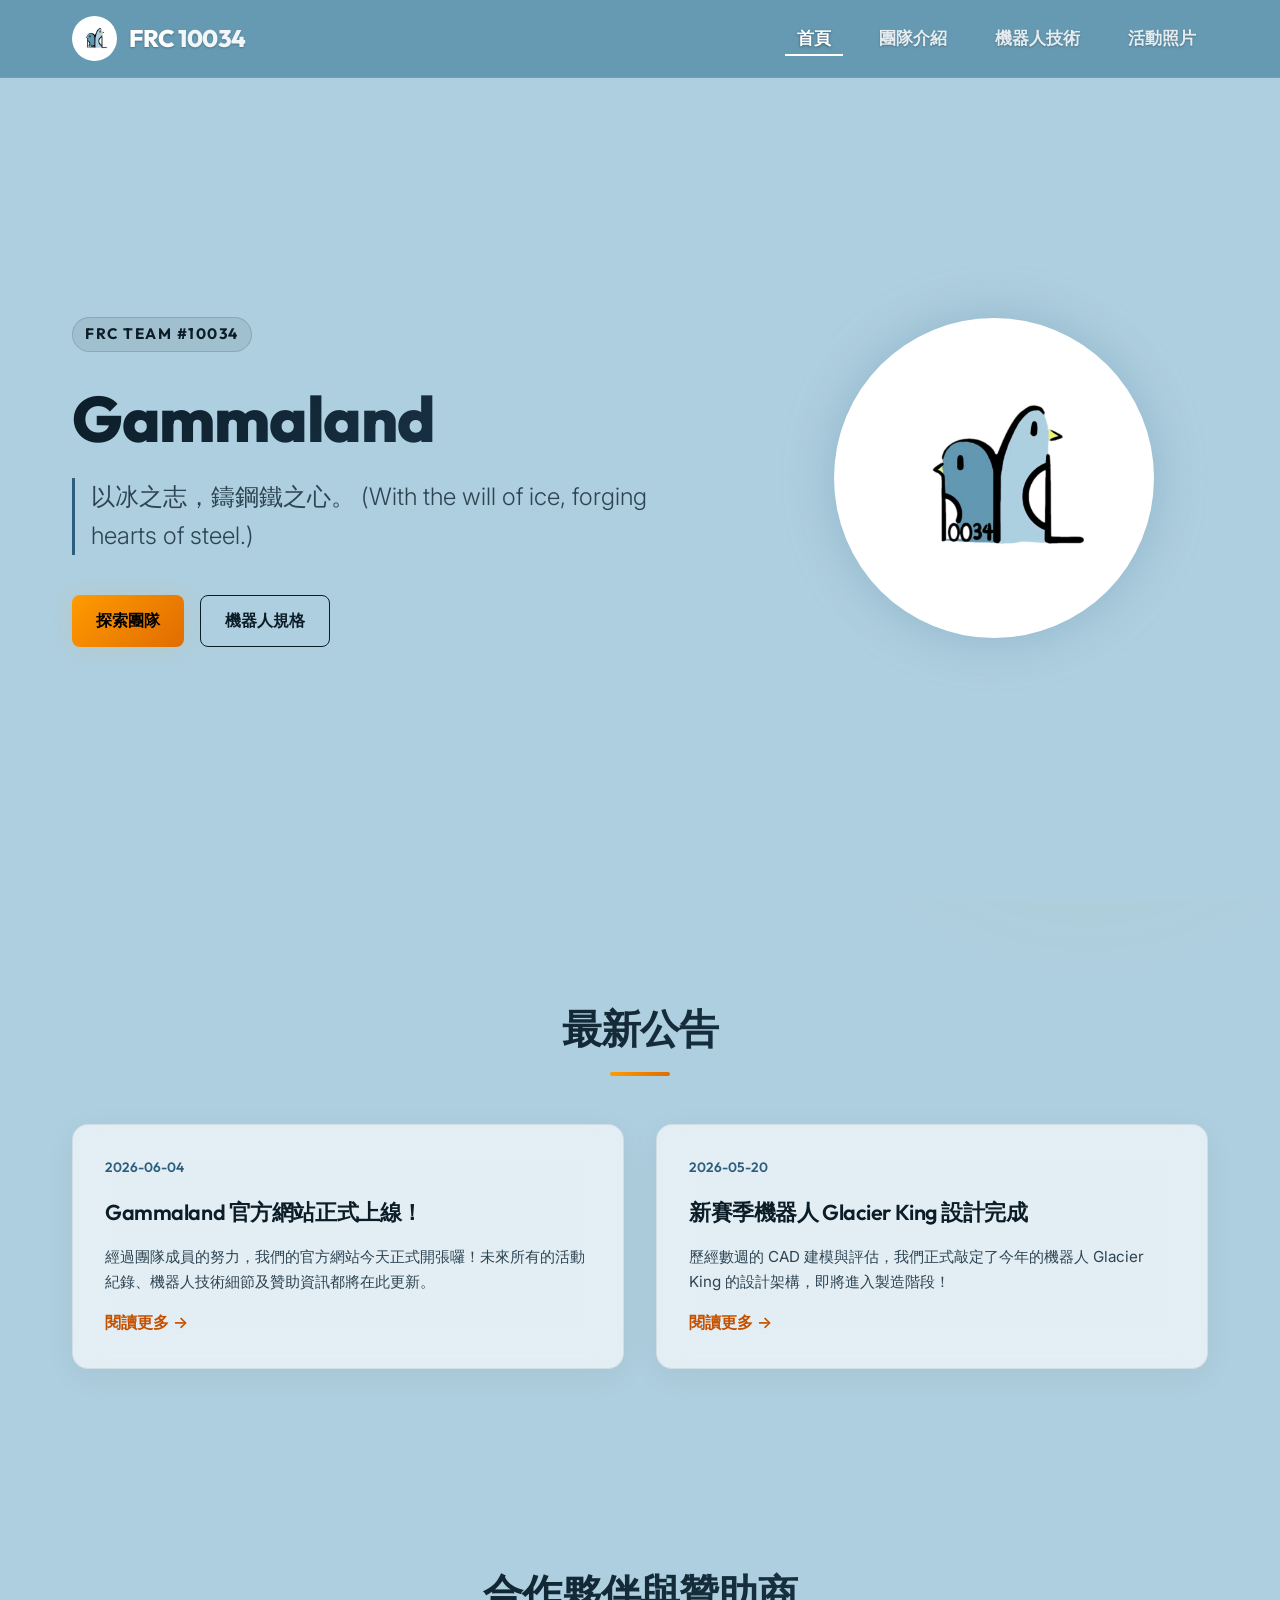
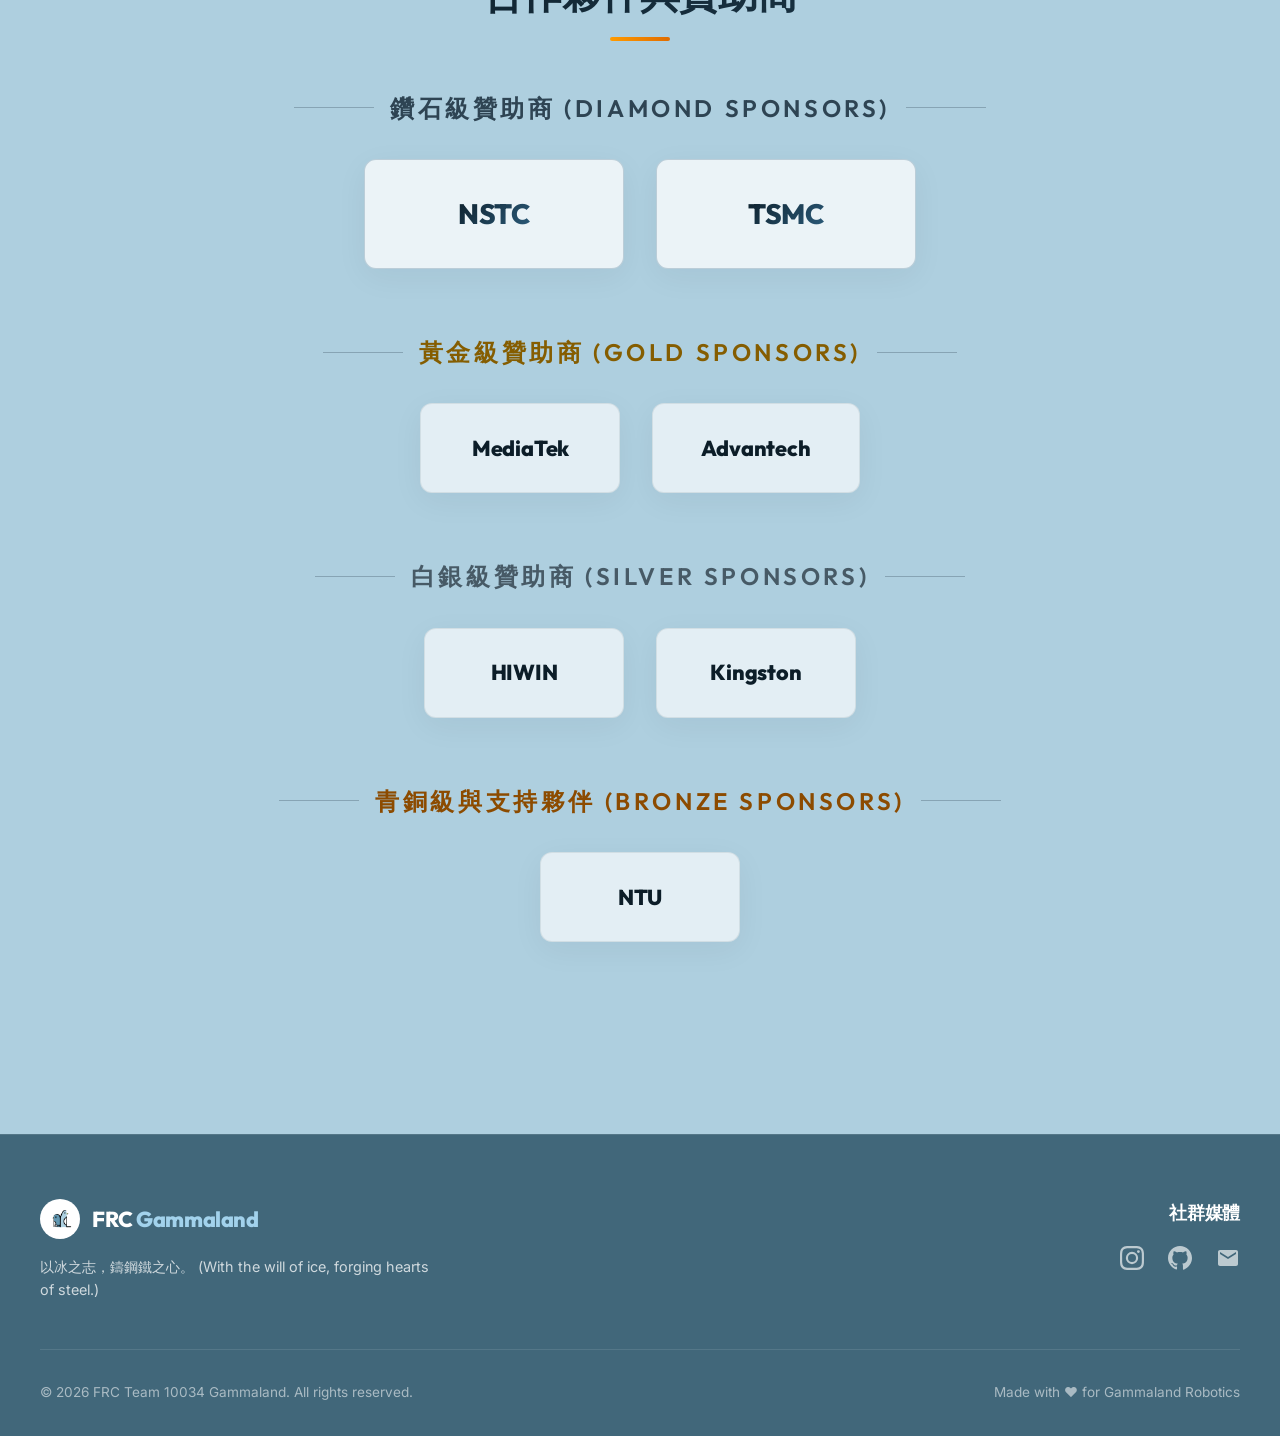
<file: index.html>
<!DOCTYPE html>
<html lang="zh-Hant">
<head>
  <meta charset="UTF-8">
  <meta name="viewport" content="width=device-width, initial-scale=1.0">
  <title>FRC 10034 Gammaland Robotics | 官方網站</title>
  <meta name="description" content="歡迎光臨 FRC 10034 Gammaland 機器人隊伍官方網站！在這裡，您可以了解我們的團隊歷史、歷屆機器人設計（如 Glacier King）、活動精彩照片，以及我們的合作贊助夥伴。">
  <link rel="stylesheet" href="style.css">
</head>
<body>

  <!-- Ambient Glow Effects -->
  <div class="bg-glow-1"></div>
  <div class="bg-glow-2"></div>

  <!-- Header & Navbar -->
  <header class="navbar" id="site-header">
    <div class="nav-container">
      <a href="#home" class="nav-logo-link" id="nav-logo-link">
        <img src="logo.jpg" alt="Gammaland Logo" class="nav-logo-img" id="nav-logo-img">
        <h1 class="nav-brand" id="nav-brand">FRC <span>10034</span></h1>
      </a>
      
      <button class="nav-toggle" id="nav-toggle" aria-label="切換選單">
        <span></span>
        <span></span>
        <span></span>
      </button>

      <nav>
        <ul class="nav-links" id="nav-menu">
          <li><a href="#home" class="nav-item active" id="nav-link-home">首頁</a></li>
          <li><a href="#about" class="nav-item" id="nav-link-about">團隊介紹</a></li>
          <li><a href="#robot" class="nav-item" id="nav-link-robot">機器人技術</a></li>
          <li><a href="#gallery" class="nav-item" id="nav-link-gallery">活動照片</a></li>
        </ul>
      </nav>
    </div>
  </header>

  <!-- Main Content Wrapper -->
  <main id="main-content">

    <!-- PAGE: HOME -->
    <section id="page-home" class="page-section">
      <!-- Hero Section -->
      <div class="hero">
        <div class="hero-grid">
          <div class="hero-content">
            <span class="hero-team-num" id="hero-team-num">FRC TEAM #10034</span>
            <h2 class="hero-title" id="hero-title">Gammaland</h2>
            <p class="hero-motto" id="hero-motto">載入中...</p>
            <div class="hero-btns">
              <a href="#about" class="btn btn-primary" id="hero-btn-about">探索團隊</a>
              <a href="#robot" class="btn btn-secondary" id="hero-btn-robot">機器人規格</a>
            </div>
          </div>
          <div class="hero-visual">
            <div class="hero-logo-container">
              <img src="logo.jpg" alt="Gammaland Logo" class="hero-logo-img">
            </div>
          </div>
        </div>
      </div>

      <!-- Latest News Section -->
      <div class="home-section">
        <h2 class="section-title">最新公告</h2>
        <div class="news-grid" id="home-news-grid">
          <!-- News cards will be dynamically inserted here -->
        </div>
      </div>

      <!-- Sponsors Section -->
      <div class="home-section">
        <h2 class="section-title">合作夥伴與贊助商</h2>
        <div class="sponsor-tiers-container" id="home-sponsors-container">
          <!-- Sponsor tiers and cards will be dynamically inserted here -->
        </div>
      </div>
    </section>


    <!-- PAGE: ABOUT -->
    <section id="page-about" class="page-section" style="display: none;">
      <div class="about-hero">
        <h2 class="section-title">關於 Gammaland</h2>
        <div class="about-intro-grid">
          <div class="glass-card">
            <p id="about-description-text" style="font-size: 1.1rem; text-align: left; text-justify: inter-word;">
              載入中...
            </p>
          </div>
          <div class="about-stat-grid">
            <div class="glass-card about-stat-card">
              <div class="about-stat-num" id="stat-founded">2024</div>
              <div class="about-stat-label">成立年份</div>
            </div>
            <div class="glass-card about-stat-card">
              <div class="about-stat-num" id="stat-members">20+</div>
              <div class="about-stat-label">團員人數</div>
            </div>
            <div class="glass-card about-stat-card">
              <div class="about-stat-num" id="stat-sponsors">5+</div>
              <div class="about-stat-label">贊助夥伴</div>
            </div>
          </div>
        </div>
      </div>

      <!-- Subteam Section -->
      <div class="home-section">
        <h2 class="section-title">團隊分組</h2>
        <div class="subteams-grid">
          <div class="glass-card subteam-card">
            <div class="subteam-icon">🛠️</div>
            <h3>機構設計組 (Mechanical)</h3>
            <p>負責機器人的實體結構設計、加工裝配與傳動系統維護。團員們需精確掌握材料特性與加工精度，確保機器人能在高強度的對抗賽中堅不可摧。</p>
          </div>
          <div class="glass-card subteam-card">
            <div class="subteam-icon">💻</div>
            <h3>軟體控制組 (Software)</h3>
            <p>編寫機器人的自主導航路徑與遙控邏輯。利用 WPILib、Java 以及視覺感測器（如 Limelight）實現機器人全自動射擊、抓取與運動規劃。</p>
          </div>
          <div class="glass-card subteam-card">
            <div class="subteam-icon">📐</div>
            <h3>CAD 3D 建模組 (CAD)</h3>
            <p>在實際加工前，使用 Onshape 或 SolidWorks 等建模軟體進行機器人整體的 3D 設計、重量配置模擬以及機構干涉審查，是團隊的研發核心。</p>
          </div>
          <div class="glass-card subteam-card">
            <div class="subteam-icon">📢</div>
            <h3>公關與推廣組 (Outreach)</h3>
            <p>經營社群平台、接洽贊助企業、規劃社區 STEAM 教育推廣活動，並負責商業企劃書與宣傳影片的製作，是隊伍與社會溝通的重要橋樑。</p>
          </div>
        </div>
      </div>

      <!-- Team Members Grid -->
      <div class="home-section">
        <h2 class="section-title">團隊成員</h2>
        <div class="team-filters-container" id="team-filters">
          <button class="filter-btn active" data-filter="all">全部成員</button>
          <button class="filter-btn" data-filter="mechanical">機構設計</button>
          <button class="filter-btn" data-filter="software">軟體控制</button>
          <button class="filter-btn" data-filter="cad">CAD 建模</button>
          <button class="filter-btn" data-filter="outreach">公關推廣</button>
          <button class="filter-btn" data-filter="mentor">指導老師 / 導師</button>
        </div>
        <div class="team-grid" id="team-members-grid">
          <!-- Member cards will be dynamically inserted here -->
        </div>
      </div>
    </section>


    <!-- PAGE: ROBOT -->
    <section id="page-robot" class="page-section" style="display: none;">
      <div class="robot-container">
        <h2 class="section-title">我們的機器人</h2>
        
        <div class="robot-grid">
          <!-- Robot Media / Actions -->
          <div class="robot-media">
            <img src="logo.jpg" alt="Glacier King" class="robot-image-main" id="robot-main-img">
            <div class="robot-links">
              <a href="#" target="_blank" class="btn btn-secondary" id="robot-cad-link">
                <svg width="20" height="20" viewBox="0 0 24 24" fill="currentColor" style="vertical-align: middle;"><path d="M12 2L2 7l10 5 10-5-10-5zM2 17l10 5 10-5M2 12l10 5 10-5"/></svg>
                瀏覽 3D CAD 模型
              </a>
              <a href="#" target="_blank" class="btn btn-primary" id="robot-code-link">
                <svg width="20" height="20" viewBox="0 0 24 24" fill="currentColor" style="vertical-align: middle;"><path d="M12 .3a12 12 0 0 0-3.8 23.4c.6.1.8-.3.8-.6v-2c-3.3.7-4-1.6-4-1.6-.6-1.5-1.4-1.9-1.4-1.9-1.1-.7.1-.7.1-.7 1.2.1 1.8 1.2 1.8 1.2 1.1 1.8 2.8 1.3 3.5 1 .1-.8.4-1.3.8-1.6-2.7-.3-5.5-1.3-5.5-6 0-1.3.5-2.4 1.3-3.2-.1-.3-.6-1.6.1-3.2 0 0 1-.3 3.3 1.2a11.5 11.5 0 0 1 6 0C18.3 1 19.3 1.2 19.3 1.2c.7 1.6.2 2.9.1 3.2.8.8 1.3 1.9 1.3 3.2 0 4.6-2.8 5.6-5.5 5.9.4.4.8 1.1.8 2.2v3.3c0 .3.2.7.8.6A12 12 0 0 0 12 .3"/></svg>
                機器人控制代碼
              </a>
            </div>
          </div>
          
          <!-- Robot Technical Specifications -->
          <div class="robot-info glass-card">
            <div class="robot-header">
              <span class="robot-year-badge" id="robot-spec-year">2026</span>
              <h3 class="robot-name" id="robot-spec-name">載入中...</h3>
            </div>
            <p class="robot-desc" id="robot-spec-desc">
              載入中...
            </p>
            
            <div class="robot-specs-table" id="robot-specs-list">
              <!-- Spec rows will be dynamically inserted here -->
            </div>
          </div>
        </div>
      </div>
    </section>


    <!-- PAGE: GALLERY -->
    <section id="page-gallery" class="page-section" style="display: none;">
      <div class="gallery-container">
        <h2 class="section-title">活動精彩照片</h2>
        <div class="gallery-grid" id="gallery-items-grid">
          <!-- Gallery photos will be dynamically inserted here -->
        </div>
      </div>
    </section>


  </main>

  <!-- Photo Lightbox Modal -->
  <div class="lightbox" id="lightbox-modal">
    <div class="lightbox-content">
      <button class="lightbox-close" id="lightbox-close-btn">&times;</button>
      <div class="lightbox-image-wrapper">
        <!-- SVG image placeholder in glassmorphic overlay for local mode -->
        <div class="lightbox-image-placeholder">
          <svg viewBox="0 0 24 24">
            <path d="M21 19V5c0-1.1-.9-2-2-2H5c-1.1 0-2 .9-2 2v14c0 1.1.9 2 2 2h14c1.1 0-2-.9-2-2zM8.5 13.5l2.5 3.01L14.5 12l4.5 6H5l3.5-4.5z"/>
          </svg>
          <span style="font-family: var(--font-title);">照片展示區域 (發布後替換為實際圖片)</span>
        </div>
      </div>
      <div class="lightbox-details">
        <h3 class="lightbox-title" id="lightbox-title-text">活動照片名稱</h3>
        <p class="lightbox-desc" id="lightbox-desc-text">活動相片敘述細節</p>
      </div>
    </div>
  </div>

  <!-- Success Notification Toast -->
  <!-- Modals and toasts removed from public page, hosted in admin.html -->

  <!-- Footer -->
  <footer class="footer">
    <div class="footer-container">
      <div class="footer-top">
        <div class="footer-about">
          <div class="footer-logo-flex">
            <img src="logo.jpg" alt="Gammaland Logo" class="footer-logo-img">
            <h3 class="footer-brand">FRC <span>Gammaland</span></h3>
          </div>
          <p class="footer-motto" id="footer-motto-text">載入中...</p>
        </div>
        <div class="footer-links-col">
          <h4 class="footer-links-title">社群媒體</h4>
          <div class="social-links-flex">
            <a href="#" target="_blank" class="social-link" id="footer-social-instagram" aria-label="Instagram">
              <svg width="24" height="24" viewBox="0 0 24 24" fill="currentColor"><path d="M12 2.163c3.204 0 3.584.012 4.85.07 3.252.148 4.771 1.691 4.919 4.919.058 1.265.069 1.645.069 4.849 0 3.205-.012 3.584-.069 4.849-.149 3.225-1.664 4.771-4.919 4.919-1.266.058-1.644.07-4.85.07-3.204 0-3.584-.012-4.849-.07-3.26-.149-4.771-1.699-4.919-4.92-.058-1.265-.07-1.644-.07-4.849 0-3.204.013-3.583.07-4.849.149-3.227 1.664-4.771 4.919-4.919 1.266-.057 1.645-.069 4.849-.069zM12 0C8.741 0 8.333.014 7.053.072 2.695.272.273 2.69.073 7.051.014 8.333 0 8.741 0 12c0 3.259.014 3.668.072 4.948.2 4.358 2.618 6.78 6.98 6.98 1.281.058 1.689.072 4.948.072 3.259 0 3.668-.014 4.948-.072 4.354-.2 6.782-2.618 6.979-6.98.059-1.28.073-1.689.073-4.948 0-3.259-.014-3.667-.072-4.947-.196-4.354-2.617-6.78-6.979-6.98C15.668.014 15.259 0 12 0zm0 5.838a6.162 6.162 0 1 0 0 12.324 6.162 6.162 0 0 0 0-12.324zM12 16a4 4 0 1 1 0-8 4 4 0 0 1 0 8zm6.406-11.845a1.44 1.44 0 1 0 0 2.881 1.44 1.44 0 0 0 0-2.881z"/></svg>
            </a>
            <a href="#" target="_blank" class="social-link" id="footer-social-github" aria-label="GitHub">
              <svg width="24" height="24" viewBox="0 0 24 24" fill="currentColor"><path d="M12 0C5.37 0 0 5.37 0 12c0 5.3 3.438 9.8 8.205 11.385.6.11.82-.26.82-.577v-2.234c-3.338.724-4.042-1.61-4.042-1.61C4.422 18.07 3.633 17.7 3.633 17.7c-1.087-.744.084-.729.084-.729 1.205.084 1.838 1.236 1.838 1.236 1.07 1.835 2.809 1.305 3.495.998.108-.776.417-1.305.76-1.605-2.665-.3-5.466-1.332-5.466-5.93 0-1.31.465-2.38 1.235-3.22-.135-.303-.54-1.523.105-3.176 0 0 1.005-.322 3.3 1.23.96-.267 1.98-.399 3-.405 1.02.006 2.04.138 3 .405 2.28-1.552 3.285-1.23 3.285-1.23.645 1.653.24 2.873.12 3.176.765.84 1.23 1.91 1.23 3.22 0 4.61-2.805 5.625-5.475 5.92.42.36.81 1.096.81 2.22v3.293c0 .319.22.694.825.576C20.565 21.795 24 17.3 24 12c0-6.63-5.37-12-12-12z"/></svg>
            </a>
            <a href="#" target="_blank" class="social-link" id="footer-social-email" aria-label="Email">
              <svg width="24" height="24" viewBox="0 0 24 24" fill="currentColor"><path d="M20 4H4c-1.1 0-1.99.9-1.99 2L2 18c0 1.1.9 2 2 2h16c1.1 0 2-.9 2-2V6c0-1.1-.9-2-2-2zm0 4l-8 5-8-5V6l8 5 8-5v2z"/></svg>
            </a>
          </div>
        </div>
      </div>
      <div class="footer-bottom">
        <div id="footer-copyright">&copy; 2026 FRC Team 10034 Gammaland. All rights reserved.</div>
        <div>Made with ❤️ for Gammaland Robotics</div>
      </div>
    </div>
  </footer>

  <!-- Scripts -->
  <script src="data.js"></script>
  <script src="app.js"></script>
</body>
</html>
</file>
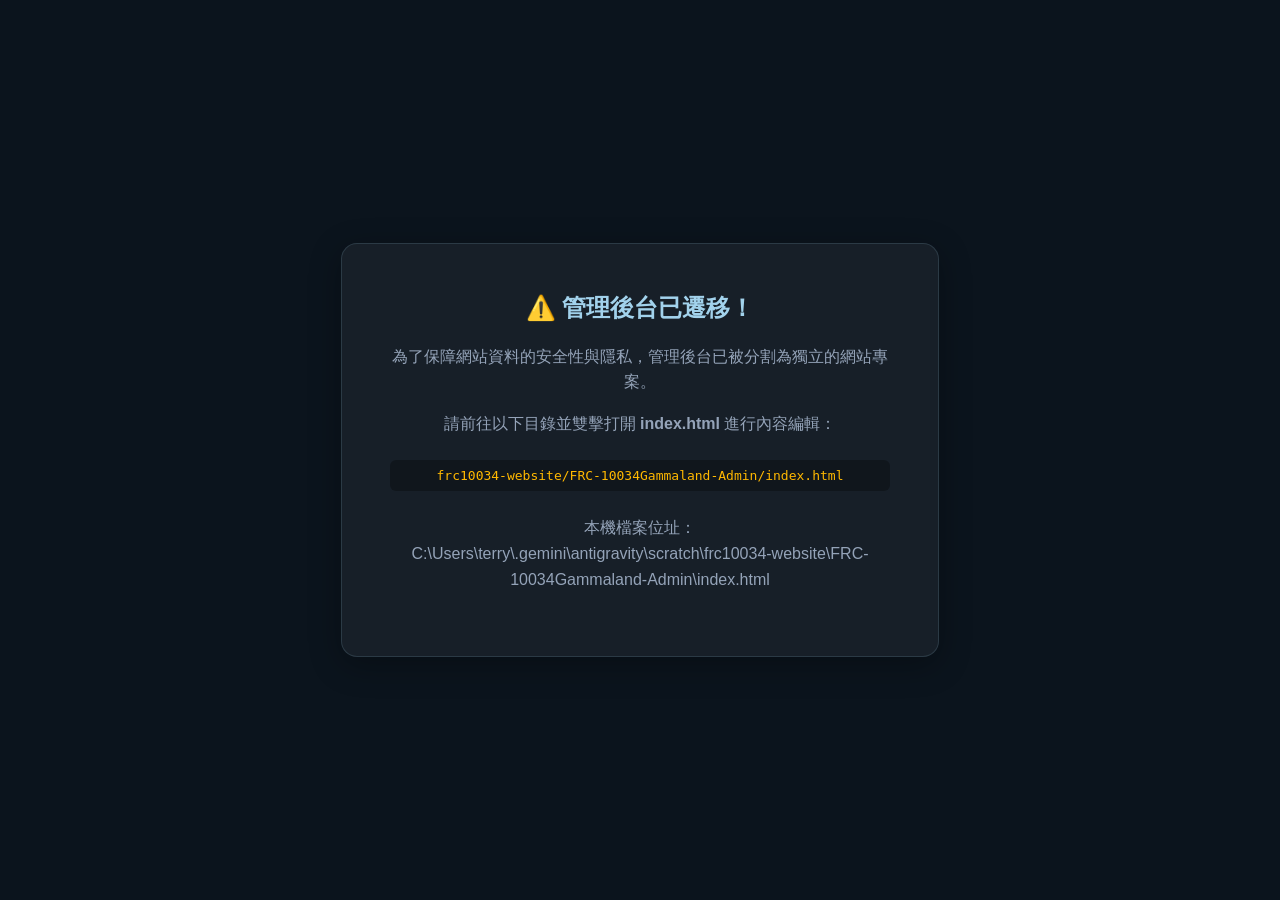
<file: admin.html>
<!DOCTYPE html>
<html lang="zh-Hant">
<head>
  <meta charset="UTF-8">
  <title>管理後台已遷移</title>
  <style>
    body {
      background-color: #0b141d;
      color: #f8fafc;
      font-family: sans-serif;
      display: flex;
      justify-content: center;
      align-items: center;
      height: 100vh;
      margin: 0;
      text-align: center;
    }
    .card {
      background: rgba(255, 255, 255, 0.05);
      border: 1px solid rgba(162, 210, 236, 0.15);
      padding: 3rem;
      border-radius: 16px;
      max-width: 500px;
      box-shadow: 0 8px 32px 0 rgba(0, 0, 0, 0.3);
    }
    h2 {
      color: #a2d2ec;
      margin-top: 0;
    }
    p {
      color: #94a3b8;
      line-height: 1.6;
    }
    .path {
      background: rgba(0, 0, 0, 0.3);
      padding: 0.5rem 1rem;
      border-radius: 6px;
      font-family: monospace;
      color: #ffb800;
      margin: 1.5rem 0;
      word-break: break-all;
    }
  </style>
</head>
<body>
  <div class="card">
    <h2>⚠️ 管理後台已遷移！</h2>
    <p>為了保障網站資料的安全性與隱私，管理後台已被分割為獨立的網站專案。</p>
    <p>請前往以下目錄並雙擊打開 <strong>index.html</strong> 進行內容編輯：</p>
    <div class="path">frc10034-website/FRC-10034Gammaland-Admin/index.html</div>
    <p>本機檔案位址：<br>C:\Users\terry\.gemini\antigravity\scratch\frc10034-website\FRC-10034Gammaland-Admin\index.html</p>
  </div>
</body>
</html>
</file>
<file: style.css>
/* FRC 10034 Gammaland - Custom Styling */
@import url('https://fonts.googleapis.com/css2?family=Outfit:wght@300;400;600;800&family=Inter:wght@300;400;500;700&display=swap');

:root {
  --bg-core: #aecfdf;
  --bg-card: rgba(255, 255, 255, 0.65);
  --bg-card-hover: rgba(255, 255, 255, 0.85);
  --bg-navbar: rgba(99, 151, 175, 0.95);
  --text-main: #0c1d28;
  --text-muted: #2e4453;
  
  /* Color theme inspired by Penguin Logo */
  --penguin-slate: #5885a2;
  --penguin-sky: #a2d2ec;
  --beak-yellow: #ff9b00;
  --beak-orange: #e06c00;
  
  --border-glow: rgba(12, 29, 40, 0.08);
  --border-glow-hover: rgba(12, 29, 40, 0.22);
  --accent-glow: rgba(255, 155, 0, 0.12);
  
  --font-title: 'Outfit', sans-serif;
  --font-body: 'Inter', sans-serif;
  
  --transition-smooth: all 0.3s cubic-bezier(0.4, 0, 0.2, 1);
  --shadow-glow: 0 8px 32px 0 rgba(12, 29, 40, 0.05);
  --shadow-neon: 0 0 15px rgba(99, 151, 175, 0.25);
  --shadow-beak: 0 0 20px rgba(255, 155, 0, 0.12);
}

* {
  box-sizing: border-box;
  margin: 0;
  padding: 0;
  scroll-behavior: smooth;
}

html {
  background-color: #aecfdf; /* 防止滑動過快或彈性滾動時出現底層白色色塊 */
}

body {
  background: linear-gradient(180deg, #aecfdf 0%, #aecfdf 100%);
  background-attachment: fixed;
  color: var(--text-main);
  font-family: var(--font-body);
  overflow-x: hidden;
  line-height: 1.6;
}

/* Background Ambient Lights */
.bg-glow-1 {
  position: fixed;
  top: -10%;
  left: -10%;
  width: 50vw;
  height: 50vw;
  background: radial-gradient(circle, rgba(88, 133, 162, 0.12) 0%, rgba(0,0,0,0) 70%);
  z-index: -1;
  pointer-events: none;
}

.bg-glow-2 {
  position: fixed;
  bottom: -10%;
  right: -10%;
  width: 50vw;
  height: 50vw;
  background: radial-gradient(circle, rgba(255, 184, 0, 0.05) 0%, rgba(0,0,0,0) 70%);
  z-index: -1;
  pointer-events: none;
}

/* Typography & Layout */
h1, h2, h3, h4, h5, h6 {
  font-family: var(--font-title);
  font-weight: 600;
  letter-spacing: -0.02em;
}

.section-title {
  font-size: 2.5rem;
  text-align: center;
  margin-bottom: 3rem;
  background: linear-gradient(135deg, #0b1a24 0%, #1e3c4f 100%);
  -webkit-background-clip: text;
  -webkit-text-fill-color: transparent;
  position: relative;
}

.section-title::after {
  content: '';
  display: block;
  width: 60px;
  height: 4px;
  background: linear-gradient(90deg, var(--beak-yellow), var(--beak-orange));
  margin: 0.75rem auto 0;
  border-radius: 2px;
}

/* Glassmorphism Card Utility */
.glass-card {
  background: var(--bg-card);
  backdrop-filter: blur(16px);
  -webkit-backdrop-filter: blur(16px);
  border: 1px solid var(--border-glow);
  border-radius: 16px;
  padding: 2rem;
  box-shadow: var(--shadow-glow);
  transition: var(--transition-smooth);
}

.glass-card:hover {
  background: var(--bg-card-hover);
  border-color: var(--border-glow-hover);
  transform: translateY(-5px);
  box-shadow: var(--shadow-glow), var(--shadow-neon);
}

/* Custom Button */
.btn {
  display: inline-flex;
  align-items: center;
  justify-content: center;
  padding: 0.75rem 1.5rem;
  font-family: var(--font-title);
  font-weight: 600;
  font-size: 1rem;
  border-radius: 8px;
  cursor: pointer;
  transition: var(--transition-smooth);
  text-decoration: none;
  gap: 0.5rem;
}

.btn-primary {
  background: linear-gradient(135deg, var(--beak-yellow) 0%, var(--beak-orange) 100%);
  color: #000000;
  border: none;
  box-shadow: var(--shadow-beak);
}

.btn-primary:hover {
  transform: translateY(-2px);
  box-shadow: 0 0 25px rgba(255, 184, 0, 0.5);
}

.btn-secondary {
  background: transparent;
  color: var(--text-main);
  border: 1px solid var(--text-main);
}

.btn-secondary:hover {
  background: rgba(12, 29, 40, 0.08);
  transform: translateY(-2px);
  box-shadow: var(--shadow-glow);
}

/* Navbar */
.navbar {
  position: fixed;
  top: 0;
  left: 0;
  width: 100%;
  background: var(--bg-navbar);
  backdrop-filter: blur(12px);
  -webkit-backdrop-filter: blur(12px);
  border-bottom: 1px solid rgba(255, 255, 255, 0.05);
  z-index: 100;
  transition: var(--transition-smooth);
}

.navbar.scrolled {
  padding: 0.5rem 0;
  background: var(--bg-navbar);
}

.nav-container {
  max-width: 1200px;
  margin: 0 auto;
  padding: 1rem 2rem;
  display: flex;
  justify-content: space-between;
  align-items: center;
}

.nav-logo-link {
  display: flex;
  align-items: center;
  gap: 0.75rem;
  text-decoration: none;
}

.nav-logo-img {
  height: 45px;
  width: 45px;
  border-radius: 50%;
  object-fit: contain;
  background: #ffffff;
  padding: 1px;
  border: none;
  transition: var(--transition-smooth);
}

.nav-logo-link:hover .nav-logo-img {
  transform: scale(1.05) rotate(-2deg);
}

.nav-brand {
  font-family: var(--font-title);
  font-weight: 800;
  font-size: 1.5rem;
  color: #ffffff;
  text-shadow: 0 1px 2px rgba(12, 29, 40, 0.3);
}

.nav-brand span {
  color: #ffffff;
  opacity: 0.9;
}

.nav-links {
  display: flex;
  list-style: none;
  gap: 1.5rem;
  align-items: center;
}

.nav-links a {
  text-decoration: none;
  color: rgba(255, 255, 255, 0.85);
  font-family: var(--font-title);
  font-weight: 600;
  font-size: 1.05rem;
  padding: 0.5rem 0.75rem 0.35rem;
  transition: var(--transition-smooth);
  text-shadow: 0 1px 2px rgba(12, 29, 40, 0.3);
  border-bottom: 2px solid transparent;
}

.nav-links a:hover,
.nav-links a.active {
  color: #ffffff;
  text-shadow: 0 1px 3px rgba(12, 29, 40, 0.5);
  border-bottom: 2px solid #ffffff;
}

/* Mobile Nav Toggle */
.nav-toggle {
  display: none;
  flex-direction: column;
  gap: 5px;
  background: none;
  border: none;
  cursor: pointer;
}

.nav-toggle span {
  display: block;
  width: 25px;
  height: 3px;
  background-color: var(--text-main);
  border-radius: 2px;
  transition: var(--transition-smooth);
}

/* Hero Section */
.hero {
  min-height: 100vh;
  display: flex;
  align-items: center;
  padding: 8rem 2rem 4rem;
  position: relative;
  max-width: 1200px;
  margin: 0 auto;
}

.hero-grid {
  display: grid;
  grid-template-columns: 1.2fr 0.8fr;
  gap: 4rem;
  align-items: center;
  width: 100%;
}

.hero-content {
  display: flex;
  flex-direction: column;
  gap: 1.5rem;
}

.hero-team-num {
  display: inline-flex;
  padding: 0.25rem 0.75rem;
  background: rgba(12, 29, 40, 0.08);
  color: #0c1d28;
  border-radius: 20px;
  font-weight: 700;
  border: 1px solid rgba(12, 29, 40, 0.15);
  font-size: 0.95rem;
  letter-spacing: 0.1em;
  text-transform: uppercase;
  width: fit-content;
  margin-bottom: 0.5rem;
  font-family: var(--font-title);
}

.hero-title {
  font-size: 4rem;
  font-weight: 800;
  line-height: 1.1;
  background: linear-gradient(135deg, #0c1d28 0%, #1e3c54 100%);
  -webkit-background-clip: text;
  -webkit-text-fill-color: transparent;
}

.hero-motto {
  font-size: 1.5rem;
  color: var(--text-muted);
  font-weight: 300;
  border-left: 3px solid #2d5e7e;
  padding-left: 1rem;
}

.hero-btns {
  display: flex;
  gap: 1rem;
  margin-top: 1rem;
}

.hero-visual {
  display: flex;
  justify-content: center;
  align-items: center;
  position: relative;
}

.hero-logo-container {
  position: relative;
  padding: 2rem;
  background: radial-gradient(circle, rgba(162, 210, 236, 0.08) 0%, rgba(0,0,0,0) 70%);
}

.hero-logo-img {
  width: 320px;
  height: 320px;
  border-radius: 50%;
  object-fit: contain;
  background: #ffffff;
  padding: 4px;
  border: none;
  filter: drop-shadow(0 0 25px rgba(88, 133, 162, 0.35));
  animation: float 6s ease-in-out infinite;
}

@keyframes float {
  0% { transform: translateY(0px); }
  50% { transform: translateY(-15px); }
  100% { transform: translateY(0px); }
}

/* Home Section Styles */
.home-section {
  padding: 6rem 2rem;
  max-width: 1200px;
  margin: 0 auto;
}

/* News List */
.news-grid {
  display: grid;
  grid-template-columns: repeat(auto-fit, minmax(350px, 1fr));
  gap: 2rem;
}

.news-card {
  display: flex;
  flex-direction: column;
  gap: 1rem;
  height: 100%;
}

.news-date {
  font-size: 0.85rem;
  color: #2d5e7e;
  font-family: var(--font-title);
  font-weight: 600;
}

.news-card h3 {
  font-size: 1.35rem;
  color: var(--text-main);
}

.news-card p {
  color: var(--text-muted);
  font-size: 0.95rem;
  flex-grow: 1;
}

.news-more-btn {
  align-self: flex-start;
  color: #c55000;
  text-decoration: none;
  font-weight: 600;
  display: flex;
  align-items: center;
  gap: 0.25rem;
  transition: var(--transition-smooth);
}

.news-more-btn:hover {
  color: var(--beak-orange);
  transform: translateX(3px);
}

/* Sponsors List Grid */
.sponsor-tiers-container {
  display: flex;
  flex-direction: column;
  gap: 4rem;
}

.sponsor-tier-section {
  text-align: center;
}

.sponsor-tier-title {
  font-family: var(--font-title);
  font-size: 1.5rem;
  text-transform: uppercase;
  letter-spacing: 0.15em;
  margin-bottom: 2rem;
  display: flex;
  align-items: center;
  justify-content: center;
  gap: 1rem;
}

.sponsor-tier-title::before,
.sponsor-tier-title::after {
  content: '';
  height: 1px;
  width: 80px;
  background-color: var(--text-muted);
  opacity: 0.3;
}

/* Specific Tier Colors */
.tier-diamond .sponsor-tier-title { color: #2e4453; text-shadow: none; }
.tier-gold .sponsor-tier-title { color: #855d00; text-shadow: none; }
.tier-silver .sponsor-tier-title { color: #475a66; text-shadow: none; }
.tier-bronze .sponsor-tier-title { color: #8c4b00; text-shadow: none; }

.sponsors-grid {
  display: flex;
  flex-wrap: wrap;
  justify-content: center;
  gap: 2rem;
}

.sponsor-card {
  padding: 1.5rem 3rem;
  border-radius: 12px;
  display: flex;
  align-items: center;
  justify-content: center;
  min-width: 200px;
  height: 90px;
  background: rgba(255, 255, 255, 0.65);
  border: 1px solid rgba(12, 29, 40, 0.08);
  box-shadow: var(--shadow-glow);
  transition: var(--transition-smooth);
  text-decoration: none;
}

.sponsor-card:hover {
  transform: scale(1.05);
  background: rgba(255, 255, 255, 0.85);
  border-color: rgba(12, 29, 40, 0.2);
  box-shadow: var(--shadow-glow), var(--shadow-neon);
}

.tier-diamond .sponsor-card {
  min-width: 260px;
  height: 110px;
  background: rgba(255, 255, 255, 0.75);
  border-color: rgba(45, 94, 126, 0.25);
}

.tier-diamond .sponsor-card:hover {
  border-color: #2d5e7e;
  background: rgba(255, 255, 255, 0.9);
}

.sponsor-logo-text {
  font-family: var(--font-title);
  font-weight: 800;
  font-size: 1.35rem;
  color: var(--text-main);
  letter-spacing: -0.01em;
}

.tier-diamond .sponsor-logo-text {
  font-size: 1.75rem;
  background: linear-gradient(135deg, #0c1d28, #2d5e7e);
  -webkit-background-clip: text;
  -webkit-text-fill-color: transparent;
}

/* About/Team Page Styles */
.about-hero {
  padding: 8rem 2rem 4rem;
  max-width: 1200px;
  margin: 0 auto;
  text-align: center;
}

.about-intro-grid {
  display: grid;
  grid-template-columns: 1fr 1fr;
  gap: 4rem;
  align-items: center;
  margin-top: 3rem;
}

.about-stat-grid {
  display: grid;
  grid-template-columns: repeat(3, 1fr);
  gap: 1.5rem;
}

.about-stat-card {
  text-align: center;
}

.about-stat-num {
  font-size: 3rem;
  font-weight: 800;
  color: #2d5e7e;
  font-family: var(--font-title);
}

.about-stat-label {
  font-size: 0.9rem;
  color: var(--text-muted);
}

/* Subteams Grid */
.subteams-grid {
  display: grid;
  grid-template-columns: repeat(auto-fit, minmax(280px, 1fr));
  gap: 2rem;
  margin-top: 3rem;
}

.subteam-card {
  display: flex;
  flex-direction: column;
  gap: 1rem;
}

.subteam-icon {
  width: 50px;
  height: 50px;
  border-radius: 12px;
  background: rgba(162, 210, 236, 0.1);
  display: flex;
  align-items: center;
  justify-content: center;
  color: var(--penguin-sky);
  font-size: 1.5rem;
  margin-bottom: 0.5rem;
}

/* Team Filters & Grid */
.team-filters-container {
  display: flex;
  justify-content: center;
  gap: 1rem;
  margin: 3rem 0 2rem;
  flex-wrap: wrap;
}

.filter-btn {
  padding: 0.5rem 1.25rem;
  background: rgba(255, 255, 255, 0.6);
  border: 1px solid rgba(12, 29, 40, 0.15);
  border-radius: 30px;
  color: var(--text-muted);
  cursor: pointer;
  transition: var(--transition-smooth);
  font-family: var(--font-title);
  font-weight: 600;
}

.filter-btn:hover,
.filter-btn.active {
  background: #2d5e7e;
  border-color: #2d5e7e;
  color: #fff;
  box-shadow: var(--shadow-glow);
}

.team-grid {
  display: grid;
  grid-template-columns: repeat(auto-fill, minmax(250px, 1fr));
  gap: 2rem;
}

.team-member-card {
  display: flex;
  flex-direction: column;
  align-items: center;
  text-align: center;
  padding: 2.5rem 1.5rem 1.5rem;
  position: relative;
}

.member-avatar-wrapper {
  width: 110px;
  height: 110px;
  border-radius: 50%;
  margin-bottom: 1.5rem;
  background: linear-gradient(135deg, var(--penguin-slate) 0%, var(--penguin-sky) 100%);
  padding: 3px;
  box-shadow: 0 4px 15px rgba(0,0,0,0.3);
}

.member-avatar {
  width: 100%;
  height: 100%;
  border-radius: 50%;
  background: #111827;
  display: flex;
  align-items: center;
  justify-content: center;
  overflow: hidden;
}

.member-avatar img {
  width: 100%;
  height: 100%;
  object-fit: cover;
}

.member-avatar svg {
  width: 50px;
  height: 50px;
  fill: var(--text-muted);
}

.member-name {
  font-size: 1.25rem;
  font-weight: 700;
  color: var(--text-main);
  margin-bottom: 0.25rem;
}

.member-role {
  font-size: 0.9rem;
  color: #c55000;
  font-weight: 600;
  margin-bottom: 1rem;
}

.member-bio {
  font-size: 0.85rem;
  color: var(--text-muted);
  line-height: 1.5;
}

/* Robot Page Styles */
.robot-container {
  max-width: 1200px;
  margin: 0 auto;
  padding: 8rem 2rem 4rem;
}

.robot-grid {
  display: grid;
  grid-template-columns: 1.1fr 0.9fr;
  gap: 4rem;
  margin-top: 3rem;
}

.robot-media {
  display: flex;
  flex-direction: column;
  gap: 1.5rem;
}

.robot-image-main {
  width: 100%;
  height: auto;
  border-radius: 16px;
  border: 1px solid var(--border-glow);
  box-shadow: var(--shadow-glow);
}

.robot-links {
  display: grid;
  grid-template-columns: 1fr 1fr;
  gap: 1rem;
}

.robot-info {
  display: flex;
  flex-direction: column;
  gap: 2rem;
}

.robot-header {
  border-bottom: 1px solid rgba(255,255,255,0.08);
  padding-bottom: 1.5rem;
}

.robot-name {
  font-size: 3rem;
  font-weight: 800;
  color: var(--text-main);
  margin-bottom: 0.5rem;
}

.robot-year-badge {
  display: inline-block;
  padding: 0.25rem 0.75rem;
  background: var(--beak-yellow);
  color: #000;
  font-weight: 700;
  border-radius: 20px;
  font-family: var(--font-title);
  font-size: 0.85rem;
}

.robot-desc {
  color: var(--text-muted);
  font-size: 1.05rem;
}

.robot-specs-table {
  display: flex;
  flex-direction: column;
  gap: 1rem;
}

.spec-row {
  display: grid;
  grid-template-columns: 0.8fr 1.2fr;
  padding-bottom: 0.75rem;
  border-bottom: 1px dashed rgba(12, 29, 40, 0.15);
}

.spec-label {
  font-family: var(--font-title);
  font-weight: 600;
  color: #2d5e7e;
}

.spec-value {
  color: var(--text-main);
}

/* Gallery Page Styles */
.gallery-container {
  max-width: 1200px;
  margin: 0 auto;
  padding: 8rem 2rem 4rem;
}

.gallery-grid {
  display: grid;
  grid-template-columns: repeat(auto-fill, minmax(280px, 1fr));
  gap: 1.5rem;
  margin-top: 3rem;
}

.gallery-item {
  position: relative;
  border-radius: 12px;
  overflow: hidden;
  aspect-ratio: 4/3;
  cursor: pointer;
  border: 1px solid var(--border-glow);
  box-shadow: var(--shadow-glow);
  background: rgba(162, 210, 236, 0.03);
}

.gallery-placeholder-img {
  width: 100%;
  height: 100%;
  display: flex;
  flex-direction: column;
  align-items: center;
  justify-content: center;
  background: linear-gradient(135deg, rgba(15, 23, 42, 0.8), rgba(88, 133, 162, 0.2));
  color: var(--penguin-sky);
  gap: 0.75rem;
  transition: var(--transition-smooth);
}

.gallery-placeholder-img svg {
  width: 48px;
  height: 48px;
  fill: currentColor;
  opacity: 0.6;
}

.gallery-placeholder-img span {
  font-family: var(--font-title);
  font-size: 0.85rem;
  color: var(--text-muted);
}

.gallery-overlay {
  position: absolute;
  top: 0;
  left: 0;
  width: 100%;
  height: 100%;
  background: linear-gradient(0deg, rgba(7, 9, 14, 0.9) 0%, rgba(7, 9, 14, 0.2) 100%);
  display: flex;
  flex-direction: column;
  justify-content: flex-end;
  padding: 1.5rem;
  opacity: 0;
  transition: var(--transition-smooth);
}

.gallery-item:hover .gallery-overlay {
  opacity: 1;
}

.gallery-item:hover .gallery-placeholder-img {
  transform: scale(1.05);
}

.gallery-item-title {
  font-size: 1.1rem;
  font-weight: 700;
  color: #fff;
  margin-bottom: 0.25rem;
}

.gallery-item-desc {
  font-size: 0.8rem;
  color: var(--text-muted);
}

/* Lightbox Modal */
.lightbox {
  position: fixed;
  top: 0;
  left: 0;
  width: 100%;
  height: 100%;
  background: rgba(7, 9, 14, 0.95);
  backdrop-filter: blur(8px);
  z-index: 200;
  display: flex;
  align-items: center;
  justify-content: center;
  opacity: 0;
  pointer-events: none;
  transition: var(--transition-smooth);
}

.lightbox.active {
  opacity: 1;
  pointer-events: all;
}

.lightbox-content {
  max-width: 900px;
  width: 90%;
  display: flex;
  flex-direction: column;
  gap: 1.5rem;
  position: relative;
}

.lightbox-close {
  position: absolute;
  top: -40px;
  right: 0;
  background: none;
  border: none;
  color: #fff;
  font-size: 2rem;
  cursor: pointer;
  transition: var(--transition-smooth);
}

.lightbox-close:hover {
  color: var(--beak-yellow);
}

.lightbox-image-wrapper {
  width: 100%;
  aspect-ratio: 16/9;
  border-radius: 12px;
  overflow: hidden;
  background: #000;
  border: 1px solid rgba(255,255,255,0.1);
  display: flex;
  align-items: center;
  justify-content: center;
}

.lightbox-image-placeholder {
  display: flex;
  flex-direction: column;
  align-items: center;
  justify-content: center;
  color: var(--penguin-sky);
  gap: 1rem;
}

.lightbox-image-placeholder svg {
  width: 64px;
  height: 64px;
  fill: currentColor;
}

.lightbox-details {
  text-align: center;
}

.lightbox-title {
  font-size: 1.5rem;
  font-weight: 700;
  color: #fff;
  margin-bottom: 0.5rem;
}

.lightbox-desc {
  color: var(--text-muted);
}

/* Admin Dashboard Styles */
.admin-container {
  max-width: 1200px;
  margin: 0 auto;
  padding: 8rem 2rem 4rem;
}

.admin-header-flex {
  display: flex;
  justify-content: space-between;
  align-items: center;
  margin-bottom: 3rem;
  flex-wrap: wrap;
  gap: 1.5rem;
}

.admin-actions {
  display: flex;
  gap: 1rem;
}

.admin-tabs {
  display: flex;
  gap: 0.5rem;
  background: rgba(255, 255, 255, 0.03);
  border: 1px solid rgba(255, 255, 255, 0.08);
  padding: 0.35rem;
  border-radius: 10px;
  margin-bottom: 2rem;
  overflow-x: auto;
}

.admin-tab-btn {
  padding: 0.6rem 1.25rem;
  background: transparent;
  border: none;
  border-radius: 8px;
  color: var(--text-muted);
  font-family: var(--font-title);
  font-weight: 600;
  cursor: pointer;
  white-space: nowrap;
  transition: var(--transition-smooth);
}

.admin-tab-btn.active {
  background: rgba(45, 94, 126, 0.12);
  color: #2d5e7e;
}

.admin-list {
  display: flex;
  flex-direction: column;
  gap: 1rem;
}

.admin-list-item {
  display: flex;
  justify-content: space-between;
  align-items: center;
  padding: 1.25rem 2rem;
}

.admin-item-info h4 {
  font-size: 1.15rem;
  color: var(--text-main);
}

.admin-item-info span {
  font-size: 0.85rem;
  color: #c55000;
}

.admin-item-btns {
  display: flex;
  gap: 0.75rem;
}

.btn-small {
  padding: 0.4rem 0.85rem;
  font-size: 0.85rem;
}

.btn-danger {
  background: rgba(239, 68, 68, 0.15);
  color: #ef4444;
  border: 1px solid rgba(239, 68, 68, 0.3);
}

.btn-danger:hover {
  background: #ef4444;
  color: #fff;
}

/* Modals & Forms */
.modal {
  position: fixed;
  top: 0;
  left: 0;
  width: 100%;
  height: 100%;
  background: rgba(7, 9, 14, 0.85);
  backdrop-filter: blur(10px);
  z-index: 150;
  display: flex;
  align-items: center;
  justify-content: center;
  opacity: 0;
  pointer-events: none;
  transition: var(--transition-smooth);
}

.modal.active {
  opacity: 1;
  pointer-events: all;
}

.modal-content {
  width: 90%;
  max-width: 600px;
  max-height: 85vh;
  overflow-y: auto;
}

.modal-header {
  display: flex;
  justify-content: space-between;
  align-items: center;
  margin-bottom: 1.5rem;
  border-bottom: 1px solid rgba(255,255,255,0.08);
  padding-bottom: 0.75rem;
}

.form-group {
  margin-bottom: 1.25rem;
  display: flex;
  flex-direction: column;
  gap: 0.5rem;
}

.form-group label {
  font-family: var(--font-title);
  font-size: 0.95rem;
  font-weight: 600;
  color: var(--penguin-sky);
}

.form-control {
  background: rgba(255, 255, 255, 0.6);
  border: 1px solid rgba(12, 29, 40, 0.15);
  border-radius: 8px;
  padding: 0.75rem 1rem;
  color: var(--text-main);
  font-family: var(--font-body);
  font-size: 0.95rem;
  transition: var(--transition-smooth);
}

.form-control:focus {
  outline: none;
  border-color: #2d5e7e;
  box-shadow: 0 0 10px rgba(45, 94, 126, 0.25);
  background: rgba(255, 255, 255, 0.9);
}

.modal .lightbox-close {
  color: var(--text-main);
}

.modal .lightbox-close:hover {
  color: var(--beak-orange);
}

textarea.form-control {
  resize: vertical;
  min-height: 100px;
}

.form-actions {
  display: flex;
  justify-content: flex-end;
  gap: 1rem;
  margin-top: 2rem;
  border-top: 1px solid rgba(255,255,255,0.08);
  padding-top: 1.25rem;
}

/* Toast Notifications */
.toast {
  position: fixed;
  bottom: 2rem;
  right: -300px;
  background: var(--bg-card);
  border: 1px solid var(--penguin-sky);
  box-shadow: var(--shadow-neon);
  backdrop-filter: blur(10px);
  padding: 1rem 1.5rem;
  border-radius: 8px;
  color: #fff;
  z-index: 300;
  display: flex;
  align-items: center;
  gap: 0.75rem;
  font-family: var(--font-title);
  font-weight: 600;
  transition: right 0.4s cubic-bezier(0.175, 0.885, 0.32, 1.275);
}

.toast.show {
  right: 2rem;
}

.toast-success-icon {
  color: #10b981;
}

/* Footer */
.footer {
  background: #41677a;
  border-top: 1px solid rgba(255, 255, 255, 0.1);
  padding: 4rem 2rem 2rem;
  margin-top: 6rem;
}

.footer-container {
  max-width: 1200px;
  margin: 0 auto;
  display: flex;
  flex-direction: column;
  gap: 3rem;
}

.footer-top {
  display: grid;
  grid-template-columns: 1fr 1fr;
  gap: 4rem;
}

.footer-about {
  display: flex;
  flex-direction: column;
  gap: 1rem;
}

.footer-logo-flex {
  display: flex;
  align-items: center;
  gap: 0.75rem;
}

.footer-logo-img {
  height: 40px;
  width: 40px;
  border-radius: 50%;
  object-fit: contain;
  background: #ffffff;
  padding: 1px;
  border: none;
}

.footer-brand {
  font-family: var(--font-title);
  font-weight: 800;
  font-size: 1.35rem;
  color: #ffffff;
}

.footer-brand span {
  color: var(--penguin-sky);
}

.footer-motto {
  color: rgba(255, 255, 255, 0.75);
  font-size: 0.9rem;
  max-width: 400px;
}

.footer-links-col {
  display: flex;
  flex-direction: column;
  gap: 1rem;
  align-items: flex-end;
}

.footer-links-title {
  font-family: var(--font-title);
  color: #ffffff;
  font-weight: 600;
  font-size: 1.1rem;
}

.social-links-flex {
  display: flex;
  gap: 1.5rem;
}

.social-link {
  color: rgba(255, 255, 255, 0.65);
  font-size: 1.5rem;
  transition: var(--transition-smooth);
}

.social-link:hover {
  color: var(--beak-yellow);
  transform: translateY(-2px);
}

.footer-bottom {
  border-top: 1px solid rgba(255,255,255,0.1);
  padding-top: 2rem;
  display: flex;
  justify-content: space-between;
  align-items: center;
  font-size: 0.85rem;
  color: rgba(255, 255, 255, 0.55);
}

/* Responsive Breakpoints */
@media (max-width: 1024px) {
  .hero-grid {
    gap: 2rem;
  }
  .hero-title {
    font-size: 3rem;
  }
}

@media (max-width: 768px) {
  .nav-toggle {
    display: flex;
  }
  
  .nav-links {
    position: fixed;
    top: 70px;
    left: -100%;
    width: 100%;
    height: calc(100vh - 70px);
    background: rgba(7, 9, 14, 0.98);
    backdrop-filter: blur(20px);
    flex-direction: column;
    padding: 3rem 0;
    gap: 2rem;
    transition: var(--transition-smooth);
    border-top: 1px solid rgba(255, 255, 255, 0.05);
  }
  
  .nav-links.active {
    left: 0;
  }
  
  .hero-grid {
    grid-template-columns: 1fr;
    text-align: center;
    gap: 3rem;
  }
  
  .hero-motto {
    border-left: none;
    border-top: 2px solid var(--penguin-slate);
    padding-left: 0;
    padding-top: 1rem;
    max-width: 500px;
    margin: 0 auto;
  }
  
  .hero-btns {
    justify-content: center;
  }
  
  .hero-visual {
    order: -1;
  }
  
  .about-intro-grid {
    grid-template-columns: 1fr;
    gap: 2.5rem;
  }
  
  .robot-grid {
    grid-template-columns: 1fr;
    gap: 3rem;
  }
  
  .footer-top {
    grid-template-columns: 1fr;
    gap: 2rem;
  }
  
  .footer-links-col {
    align-items: flex-start;
  }
  
  .footer-bottom {
    flex-direction: column;
    gap: 1rem;
    text-align: center;
  }
}
</file>
